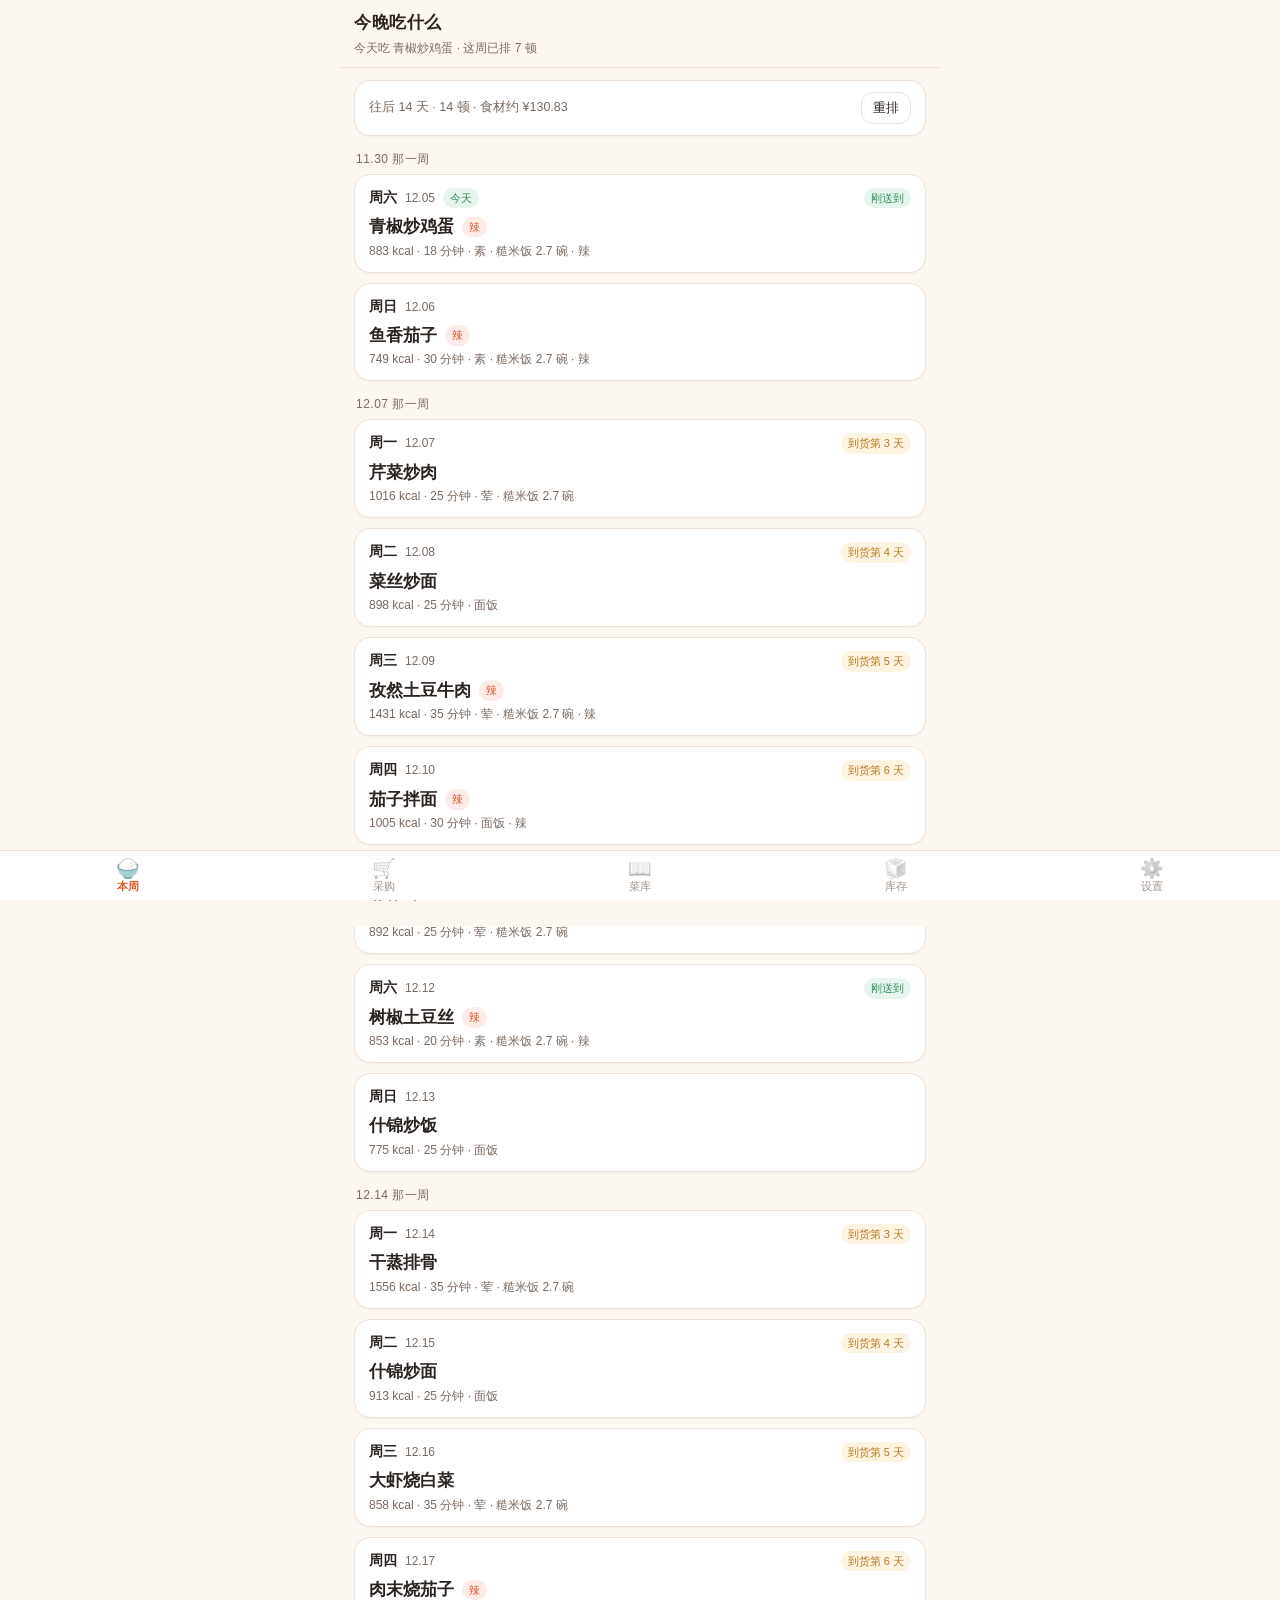
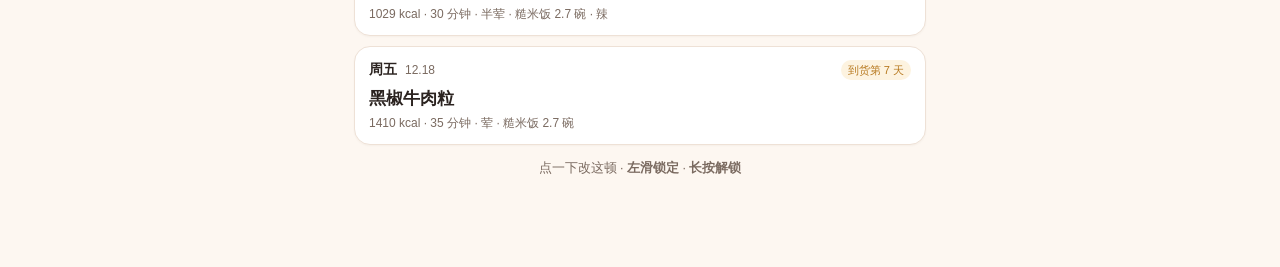
<file: index.html>
<!doctype html>
<html lang="zh-CN">
<head>
<meta charset="utf-8">
<meta name="viewport" content="width=device-width, initial-scale=1, viewport-fit=cover, maximum-scale=1">
<meta name="apple-mobile-web-app-capable" content="yes">
<meta name="apple-mobile-web-app-status-bar-style" content="default">
<meta name="apple-mobile-web-app-title" content="今晚吃什么">
<meta name="theme-color" content="#fdf7f1">
<title>今晚吃什么 · 家庭晚餐计划</title>
<link rel="manifest" href="manifest.webmanifest">
<link rel="apple-touch-icon" href="icons/apple-touch-icon.png">
<link rel="icon" href="icons/icon-192.png">
<link rel="stylesheet" href="app.css?v=202611171619">
</head>
<body>
<div id="app">
  <header class="top">
    <div class="top-row">
      <h1 id="title">今晚吃什么</h1>
      <button class="icon-btn" id="btnPrev" title="上一周">‹</button>
      <button class="icon-btn" id="btnNext" title="下一周">›</button>
    </div>
    <div class="sub" id="subtitle"></div>
  </header>
  <main id="view"></main>
  <nav class="tabbar" id="tabbar">
    <button data-tab="week"><span class="ic">🍚</span>本周</button>
    <button data-tab="shop"><span class="ic">🛒</span>采购</button>
    <button data-tab="lib"><span class="ic">📖</span>菜库</button>
    <button data-tab="inv"><span class="ic">🧊</span>库存</button>
    <button data-tab="set"><span class="ic">⚙️</span>设置</button>
  </nav>
</div>
<div id="backdrop"></div>
<div id="sheet"></div>
<div class="toast" id="toast"></div>
<script src="data/bundle.js?v=202611171619"></script>
<script src="core.js?v=202611171619"></script>
<script src="app.js?v=202611171619"></script>
<script>
if ('serviceWorker' in navigator && location.protocol !== 'file:') {
  window.addEventListener('load', () => {
    navigator.serviceWorker.register('./sw.js?v=202611171619').catch(e => console.warn('SW 注册失败（可能不是 https）', e));
  });
}
</script>
</body>
</html>
</file>
<file: app.css>
:root {
  --bg: #fdf7f1; --card: #fff; --ink: #2b2320; --ink2: #7a6a60; --line: #eee1d6;
  --accent: #e0562f; --accent-soft: #fdece6; --green: #2f8f5b; --green-soft: #e8f5ee;
  --amber: #b7791f; --amber-soft: #fdf3e0; --blue: #2d6cdf;
  --r: 16px;
}
* { box-sizing: border-box; -webkit-tap-highlight-color: transparent; }
html, body { margin: 0; height: 100%; }
body {
  background: var(--bg); color: var(--ink);
  font: 15px/1.5 -apple-system, BlinkMacSystemFont, "PingFang SC", "Microsoft YaHei", sans-serif;
  overscroll-behavior-y: contain;
}
#app { max-width: 600px; margin: 0 auto; min-height: 100%; display: flex; flex-direction: column; }

header.top {
  position: sticky; top: 0; z-index: 20; background: rgba(253, 247, 241, .94);
  backdrop-filter: blur(12px); border-bottom: 1px solid var(--line);
  padding: calc(10px + env(safe-area-inset-top)) 14px 10px;
}
.top-row { display: flex; align-items: center; gap: 8px; }
.top h1 { font-size: 17px; margin: 0; flex: 1; letter-spacing: .5px; }
.sub { font-size: 12px; color: var(--ink2); margin-top: 3px; }
.icon-btn {
  border: 1px solid var(--line); background: #fff; color: var(--ink);
  width: 32px; height: 32px; border-radius: 10px; font-size: 15px; line-height: 1;
  display: grid; place-items: center; cursor: pointer; padding: 0;
}
.icon-btn:active { transform: scale(.94); }

main { flex: 1; padding: 12px 14px calc(84px + env(safe-area-inset-bottom)); }

.card {
  background: var(--card); border: 1px solid var(--line); border-radius: var(--r);
  padding: 12px 14px; margin-bottom: 10px; box-shadow: 0 1px 2px rgba(80, 50, 30, .04);
}
.day-card { cursor: pointer; transition: transform .12s; }
.day-card:active { transform: scale(.99); }
.day-head { display: flex; align-items: baseline; gap: 8px; }
.day-name { font-weight: 600; font-size: 14px; }
.day-date { font-size: 12px; color: var(--ink2); }
.day-head .sp { flex: 1; }
.badge {
  font-size: 11px; padding: 2px 7px; border-radius: 999px; background: var(--green-soft);
  color: var(--green); white-space: nowrap;
}
.badge.warn { background: var(--amber-soft); color: var(--amber); }
.badge.out { background: #f1efee; color: #8b8178; }
.badge.spicy { background: var(--accent-soft); color: var(--accent); }
.badge.ok { background: var(--green-soft); color: var(--green); font-weight: 600; }
.dish-line { display: flex; align-items: center; gap: 8px; margin-top: 6px; }
.dish-name { font-size: 17px; font-weight: 600; }
.dish-meta { font-size: 12px; color: var(--ink2); margin-top: 2px; }
.dish-meta b { font-weight: 600; color: var(--ink); }
.muted { color: var(--ink2); font-size: 12.5px; }
.muted.center { text-align: center; }
.empty-day { color: #b6a89d; font-size: 14px; margin-top: 6px; }

.row { display: flex; align-items: center; gap: 10px; }
.row.wrap { flex-wrap: wrap; }
.sp { flex: 1; }
.chips { display: flex; gap: 6px; overflow-x: auto; padding: 2px 0 6px; scrollbar-width: none; }
.chips.wrap { flex-wrap: wrap; overflow: visible; }
.chips::-webkit-scrollbar { display: none; }
.dish-meta .link { margin-left: 10px; }
.item[data-act] { cursor: pointer; }
.chip {
  border: 1px solid var(--line); background: #fff; color: var(--ink2);
  padding: 6px 12px; border-radius: 999px; font-size: 13px; white-space: nowrap; cursor: pointer;
}
.chip.on { background: var(--ink); color: #fff; border-color: var(--ink); }
.chip.low { background: #fff4e6; border-color: #f0c088; color: #a35c14; }
.btn {
  border: 1px solid var(--line); background: #fff; color: var(--ink); padding: 9px 14px;
  border-radius: 12px; font-size: 14px; cursor: pointer; font-family: inherit;
}
.btn.primary { background: var(--accent); color: #fff; border-color: var(--accent); }
.btn.ghost { background: transparent; }
.btn.block { width: 100%; }
.btn:active { transform: scale(.98); }

/* 采购 */
.batch-tabs { display: flex; gap: 6px; margin-bottom: 10px; }
.batch-tabs .chip { flex: 1; text-align: center; }
.sum-card { background: linear-gradient(135deg, #fff, #fff8f3); }
.sum-num { font-size: 26px; font-weight: 700; letter-spacing: -.5px; }
.bar { height: 6px; background: var(--line); border-radius: 999px; overflow: hidden; margin: 8px 0 4px; }
.bar > i { display: block; height: 100%; background: var(--green); border-radius: 999px; }
.bar > i.low { background: var(--amber); }
.covers { font-size: 11.5px; color: var(--ink2); margin-top: 6px; line-height: 1.6; }
.covers .adj { color: #b9aca2; }
.item { display: flex; align-items: center; gap: 10px; padding: 9px 0; border-bottom: 1px dashed var(--line); }
.item:last-child { border-bottom: 0; }
.item .nm { font-size: 14px; font-weight: 500; }
.item .sk { font-size: 11.5px; color: var(--ink2); }
.item .pr { font-size: 14px; font-weight: 600; white-space: nowrap; }
.item.done .nm, .item.done .sk { text-decoration: line-through; color: #b9aca2; }
.cb {
  width: 22px; height: 22px; border-radius: 7px; border: 1.5px solid #d8c9bd; background: #fff;
  display: grid; place-items: center; color: transparent; font-size: 13px; flex: none;
}
.cb.on { background: var(--green); border-color: var(--green); color: #fff; }
.item .uses { margin-top: 4px; display: flex; flex-wrap: wrap; align-items: baseline; gap: 3px 8px; }
.item .use-list { flex: 0 0 100%; margin-top: 4px; padding-top: 4px; border-top: 1px dashed var(--line); }
/* 采购行下面的「用在 N 道菜」，点开是一张明细小表 */
.uses { display: flex; flex-wrap: wrap; align-items: baseline; gap: 4px 8px; margin-top: 3px; font-size: 11.5px; }
.uses .link { font-size: 11.5px; }
.use-list { flex: 1 0 100%; margin-top: 2px; padding-top: 4px; border-top: 1px dashed var(--line); }
.use-list .row { font-size: 12px; }
.sec-title { font-size: 12px; color: var(--ink2); margin: 14px 2px 6px; letter-spacing: .5px; }

/* 底部导航 */
nav.tabbar {
  position: fixed; bottom: 0; left: 0; right: 0; z-index: 30;
  display: flex; background: rgba(255, 255, 255, .96); backdrop-filter: blur(14px);
  border-top: 1px solid var(--line); padding-bottom: env(safe-area-inset-bottom);
}
nav.tabbar button {
  flex: 1; border: 0; background: none; padding: 8px 0 6px; font-family: inherit;
  font-size: 10.5px; color: #a2938a; cursor: pointer; display: flex; flex-direction: column;
  align-items: center; gap: 2px;
}
nav.tabbar button .ic { font-size: 19px; line-height: 1; filter: grayscale(1) opacity(.55); }
nav.tabbar button.on { color: var(--accent); font-weight: 600; }
nav.tabbar button.on .ic { filter: none; }

/* 抽屉 */
#backdrop {
  position: fixed; inset: 0; background: rgba(40, 25, 15, .38); opacity: 0;
  pointer-events: none; transition: opacity .2s; z-index: 40;
}
#backdrop.on { opacity: 1; pointer-events: auto; }
#sheet {
  position: fixed; left: 0; right: 0; bottom: 0; z-index: 41; background: var(--bg);
  border-radius: 20px 20px 0 0; max-height: 88vh; overflow-y: auto;
  transform: translateY(102%); transition: transform .26s cubic-bezier(.2, .8, .3, 1);
  padding: 6px 16px calc(20px + env(safe-area-inset-bottom)); max-width: 600px; margin: 0 auto;
  -webkit-overflow-scrolling: touch;
}
#sheet.on { transform: translateY(0); }
#sheet .grab { width: 38px; height: 4px; border-radius: 9px; background: #e3d4c8; margin: 8px auto 12px; }
#sheet h2 { font-size: 19px; margin: 0 0 2px; }
#sheet .sheet-sub { color: var(--ink2); font-size: 12.5px; margin-bottom: 12px; }
.act-list { display: grid; gap: 8px; margin-top: 14px; }
.act {
  display: flex; align-items: center; gap: 10px; background: #fff; border: 1px solid var(--line);
  border-radius: 14px; padding: 13px 14px; font-size: 15px; cursor: pointer; text-align: left;
  font-family: inherit; color: var(--ink); width: 100%;
}
.act .em { font-size: 17px; }
.act.danger { color: #c0392b; }
.act:active { transform: scale(.99); }

.tbl { width: 100%; border-collapse: collapse; font-size: 13.5px; }
.tbl td { padding: 6px 0; border-bottom: 1px dashed var(--line); vertical-align: top; }
.tbl td:last-child { text-align: right; color: var(--ink2); white-space: nowrap; padding-left: 8px; }
.tbl tr:last-child td { border-bottom: 0; }
.steps { margin: 0; padding-left: 20px; font-size: 14px; }
.steps li { margin: 6px 0; }
.kv { display: flex; gap: 8px; font-size: 13px; color: var(--ink2); margin-bottom: 10px; flex-wrap: wrap; }
.kv b { color: var(--ink); }

.pick-item { display: flex; align-items: center; gap: 10px; padding: 11px 2px; border-bottom: 1px solid var(--line); cursor: pointer; }
.pick-item .nm { font-size: 14.5px; font-weight: 500; }
.pick-item .mt { font-size: 11.5px; color: var(--ink2); }
input[type=text], input[type=number], input[type=date], select {
  font: inherit; padding: 9px 11px; border-radius: 11px; border: 1px solid var(--line);
  background: #fff; color: var(--ink); width: 100%;
}
textarea {
  font: inherit; font-size: 13px; line-height: 1.55; padding: 9px 11px; border-radius: 11px;
  border: 1px solid var(--line); background: #fff; color: var(--ink);
  width: 100%; box-sizing: border-box; resize: vertical;
}
label.fld { display: block; font-size: 12px; color: var(--ink2); margin: 10px 0 4px; }
.toast {
  position: fixed; left: 50%; bottom: 96px; transform: translate(-50%, 10px); z-index: 60;
  background: rgba(43, 35, 32, .93); color: #fff; padding: 9px 16px; border-radius: 999px;
  font-size: 13px; opacity: 0; transition: .22s; pointer-events: none; max-width: 80vw; text-align: center;
}
.toast.on { opacity: 1; transform: translate(-50%, 0); }
.hint { font-size: 12px; color: var(--ink2); background: var(--amber-soft); border-radius: 10px; padding: 8px 10px; }

/* 开工流程的时间轴 */
.wf-list { display: flex; flex-direction: column; gap: 6px; margin-bottom: 10px; }
.wf-row { border: 1px solid var(--line); border-radius: 12px; padding: 9px 11px; background: #fff; }
.wf-row.passive { background: var(--amber-soft); border-style: dashed; }
.wf-head { display: flex; align-items: baseline; gap: 8px; font-size: 14px; }
.wf-t { font-variant-numeric: tabular-nums; color: var(--ink2); font-size: 12.5px; min-width: 38px; }
.wf-d { margin-left: auto; color: var(--ink2); font-size: 12px; }
.wf-badge { font-size: 11px; background: rgba(0,0,0,.06); border-radius: 6px; padding: 1px 5px; color: var(--ink2); }
.wf-sub { font-size: 12px; color: var(--ink2); margin-top: 2px; padding-left: 46px; }
</file>
